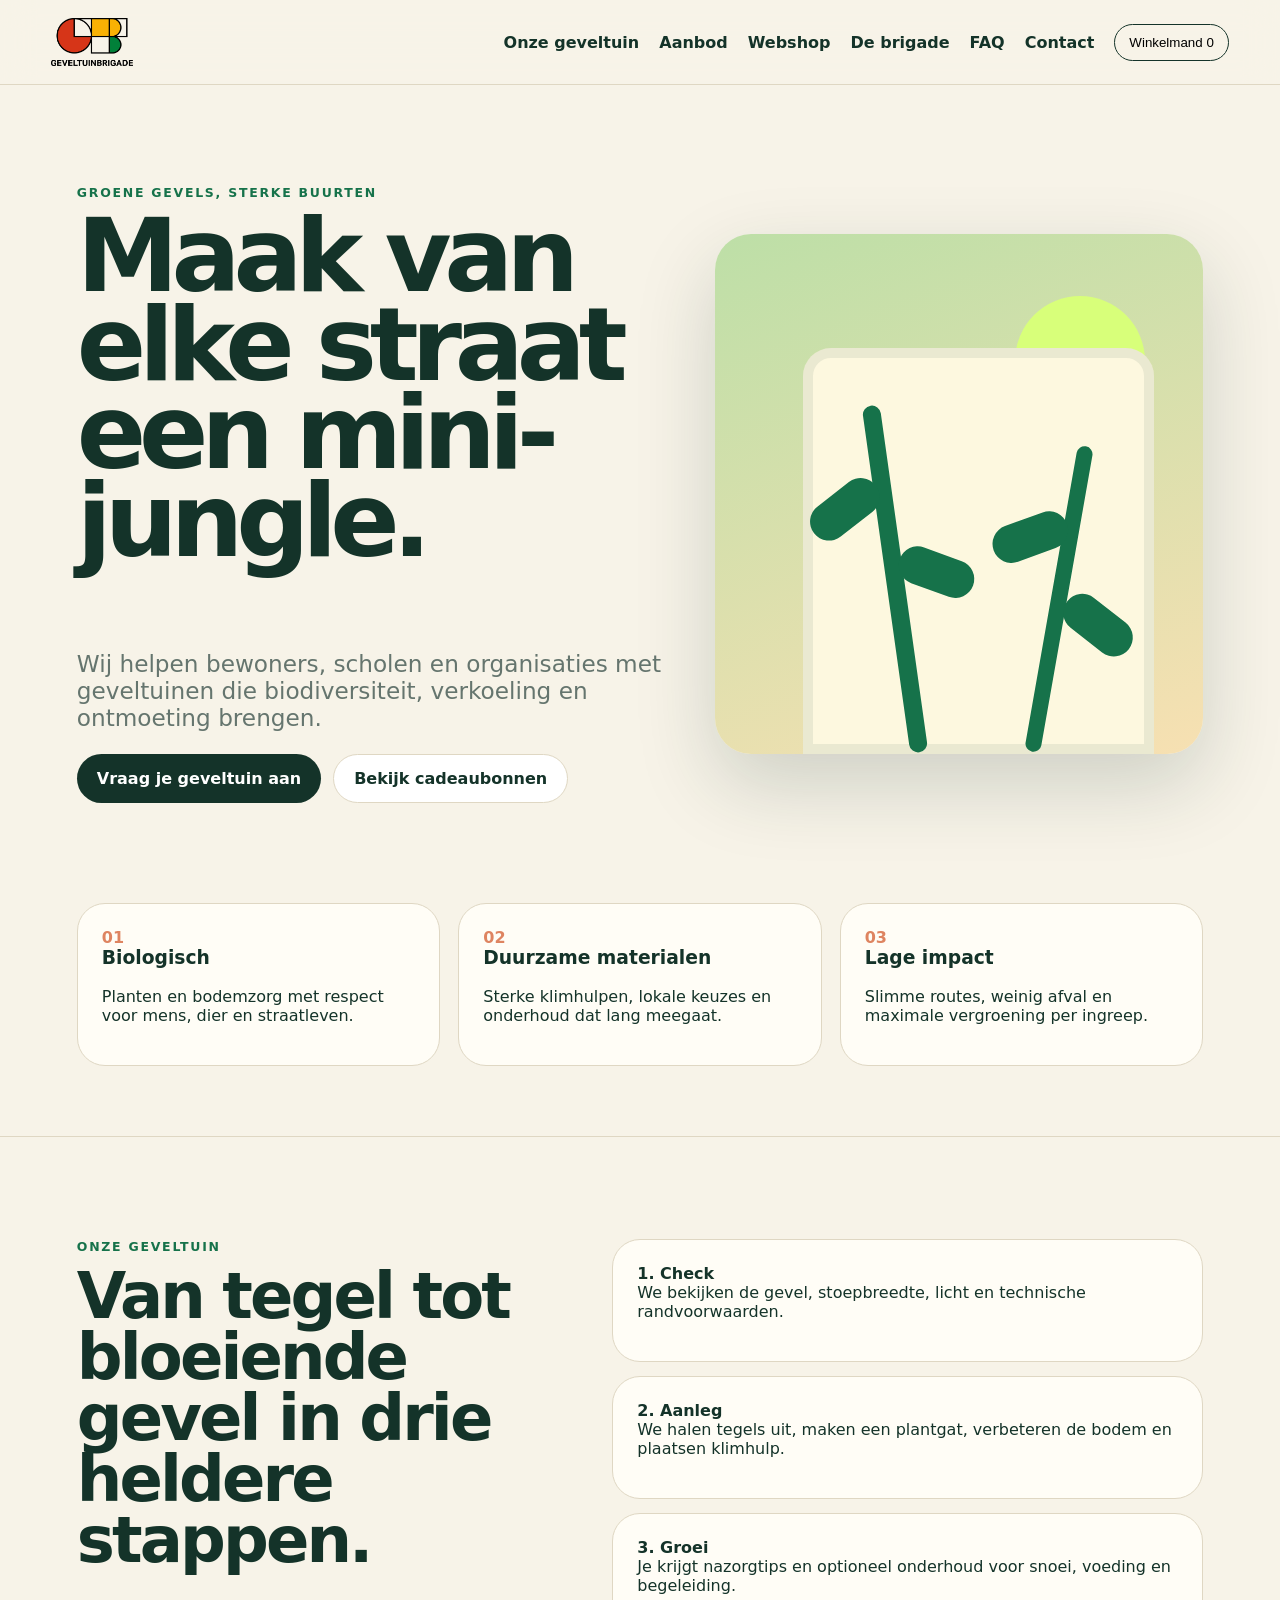
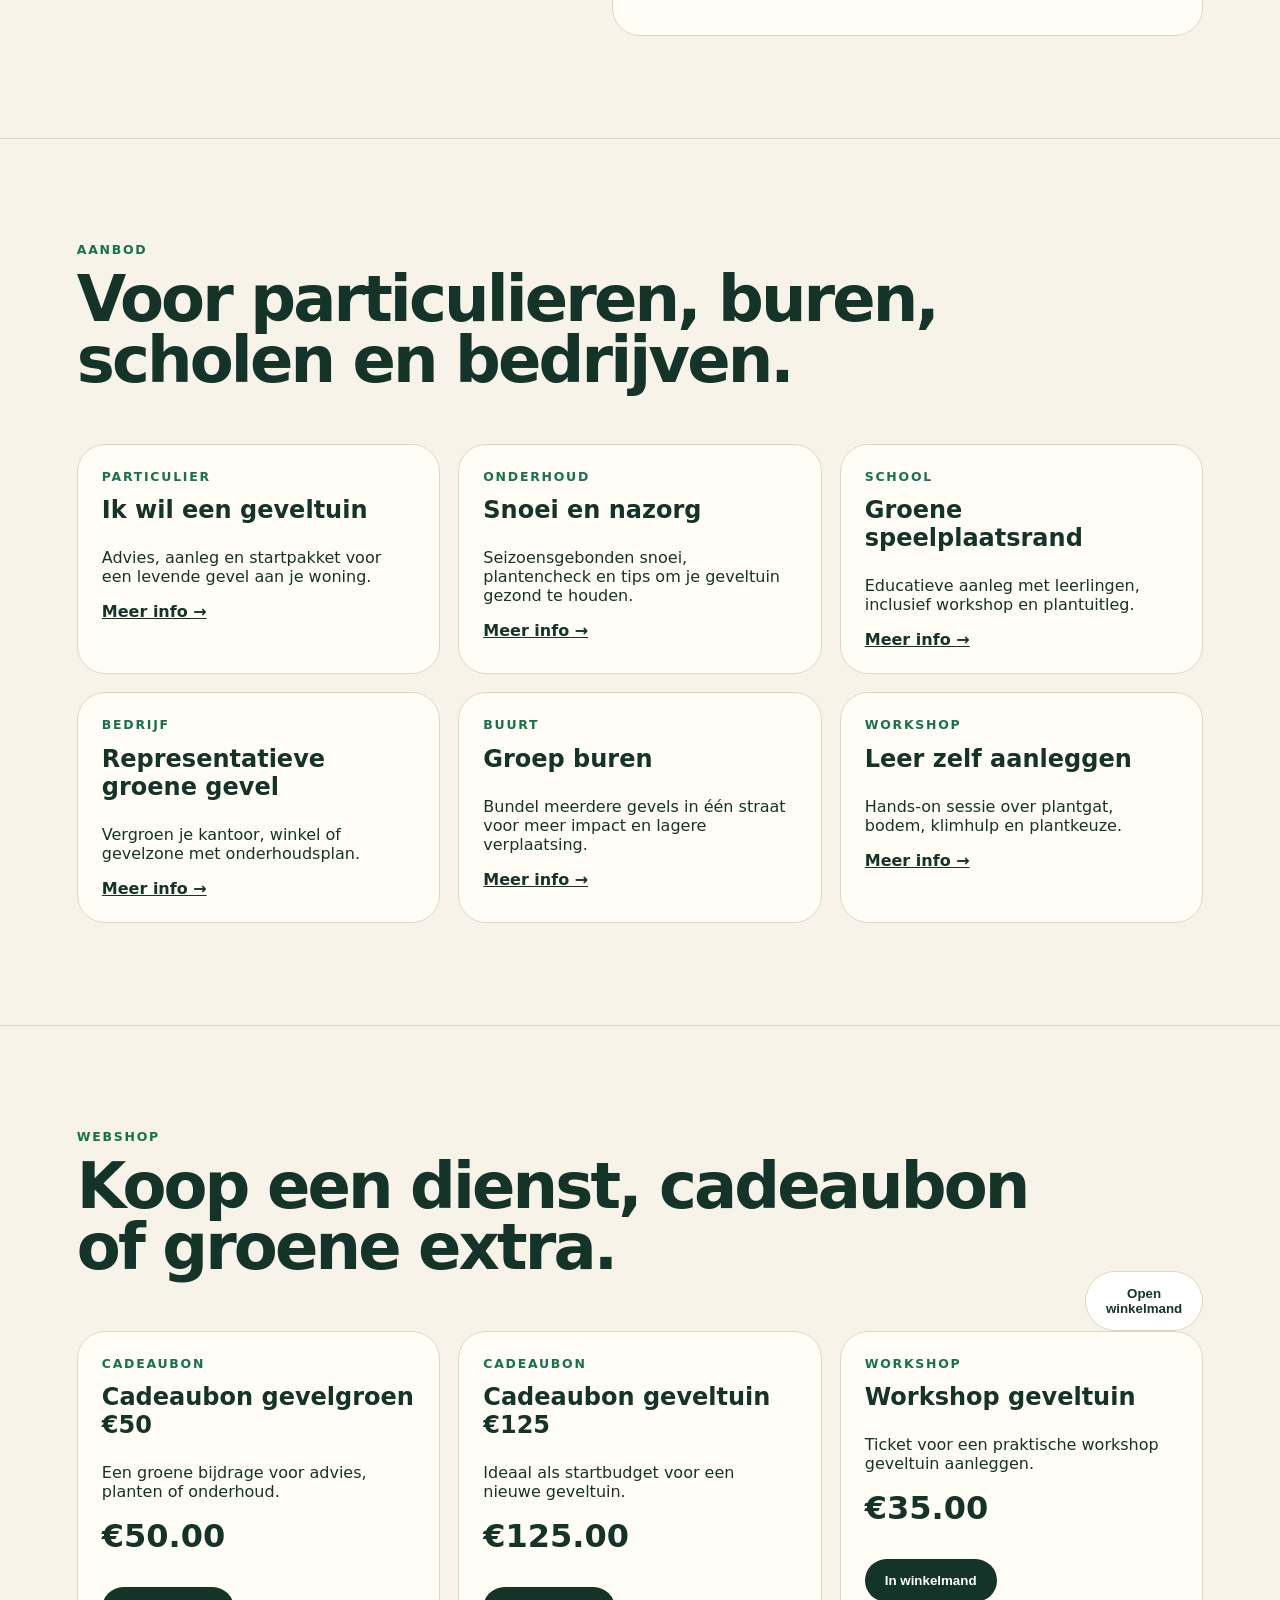
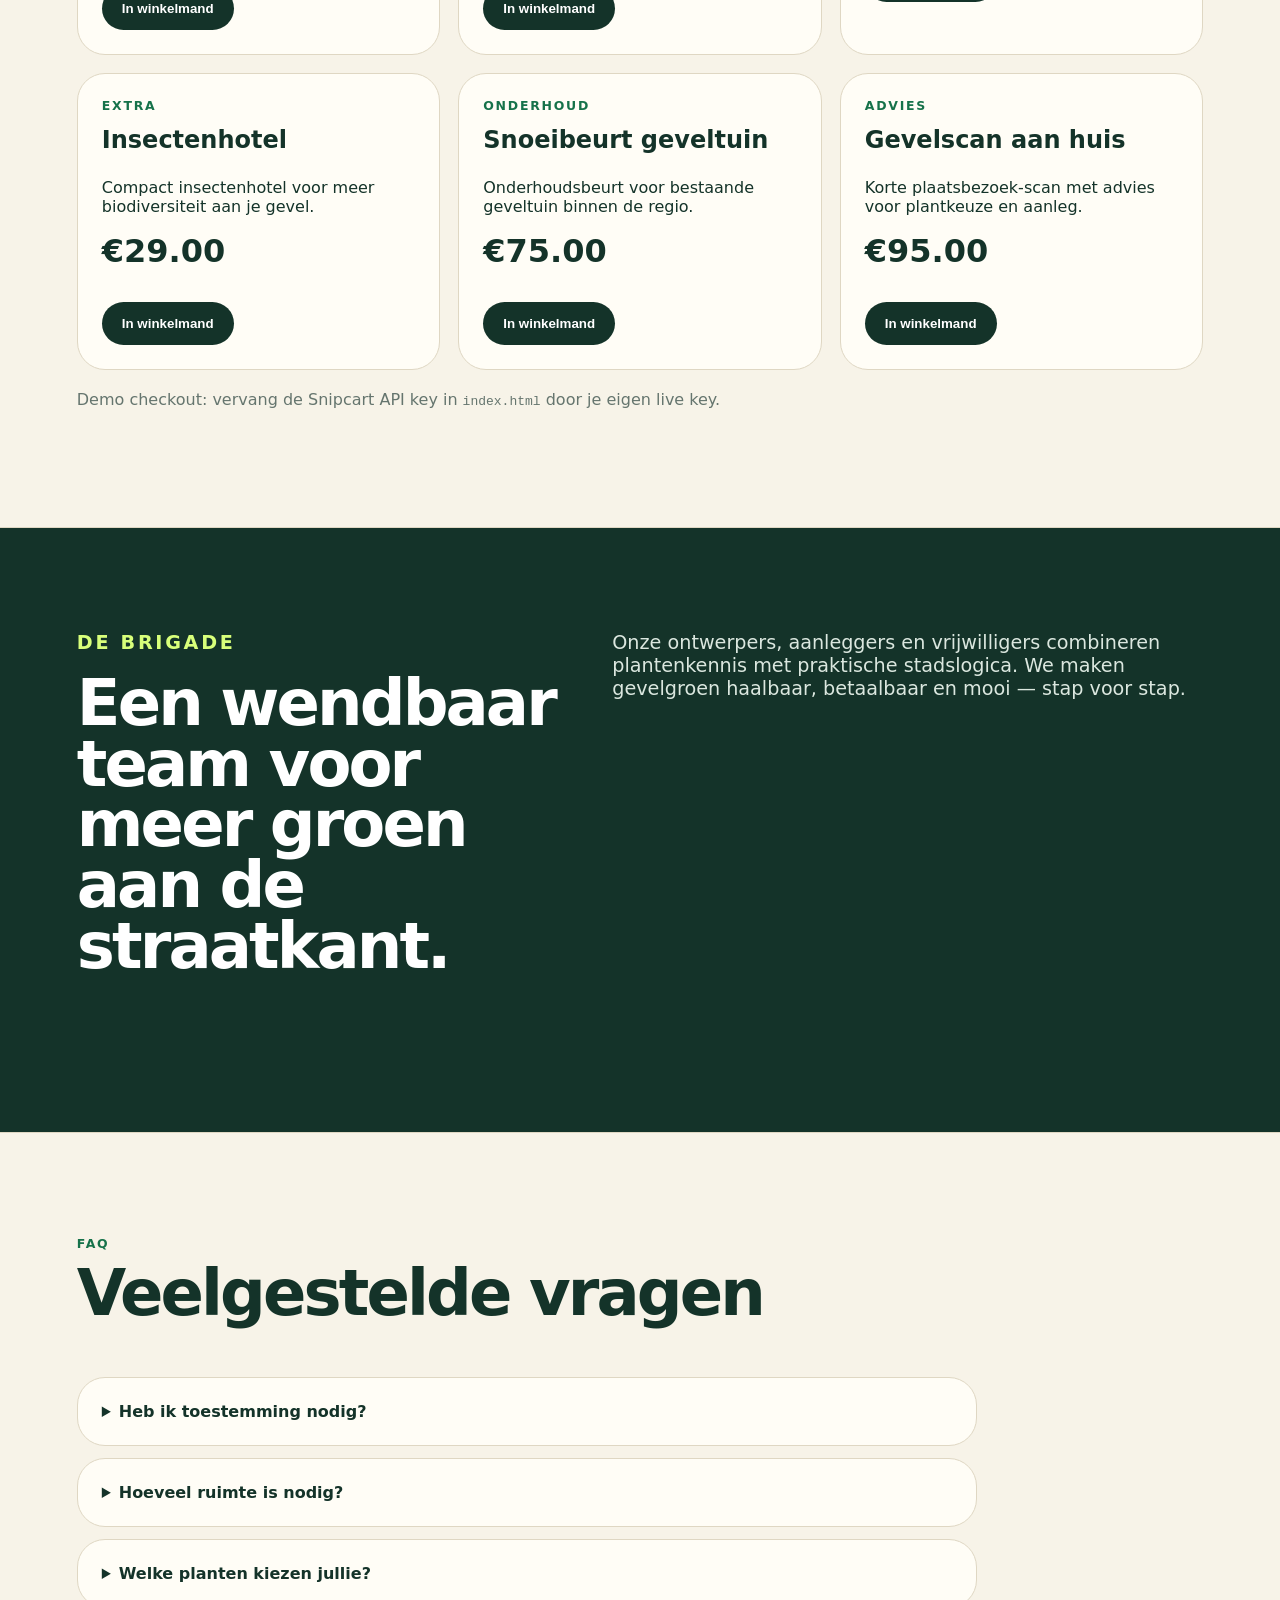
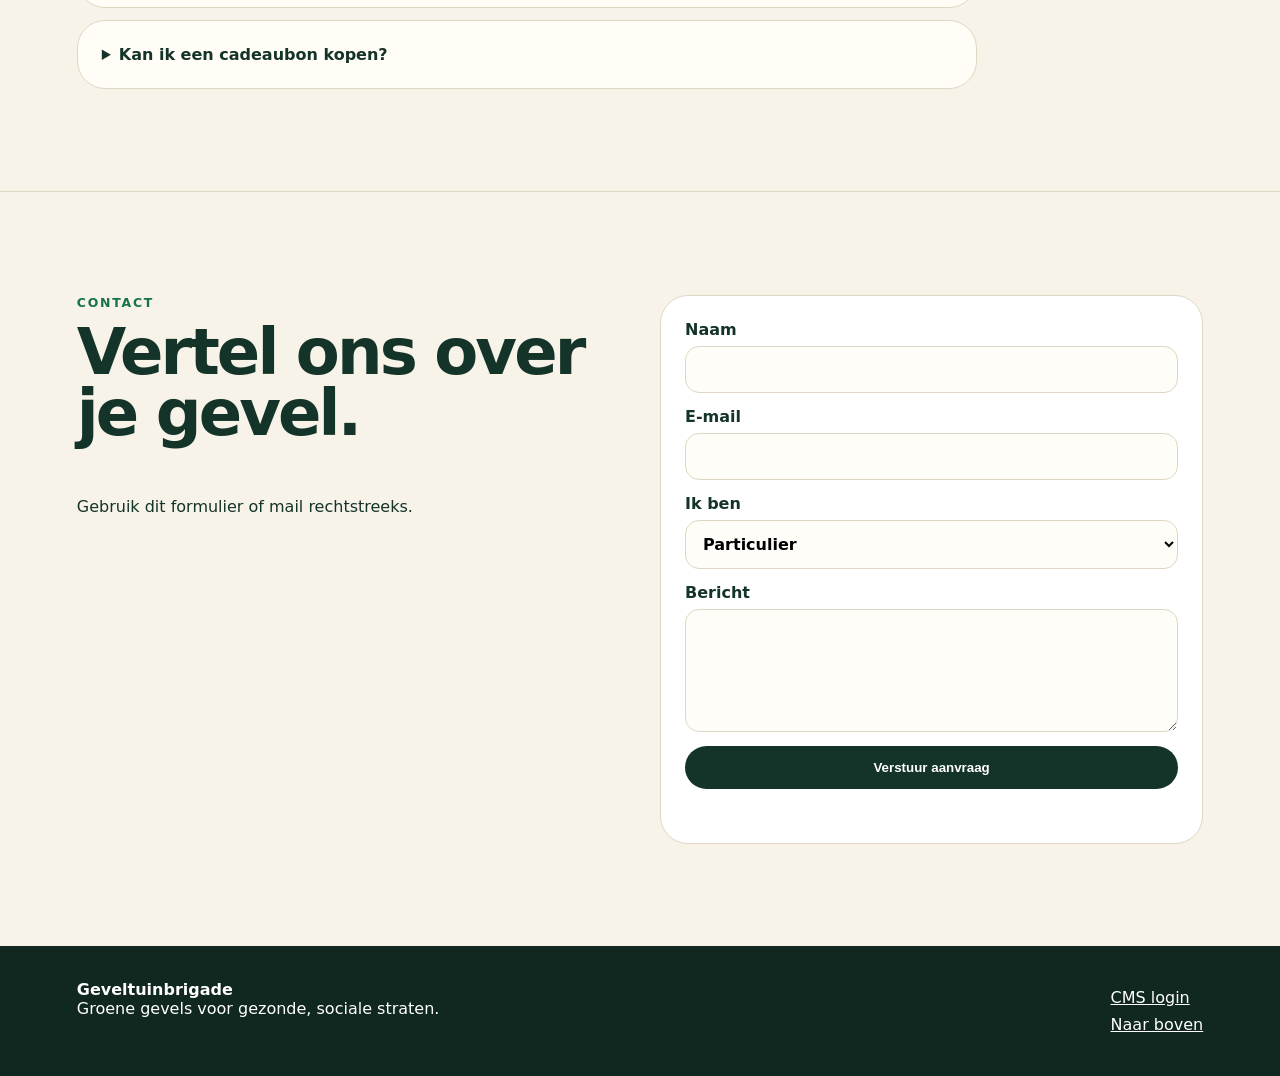
<file: index.html>
<!doctype html>
<html lang="nl">
<head>
  <meta charset="utf-8">
  <meta name="viewport" content="width=device-width, initial-scale=1">
  <title>Geveltuinbrigade — groene gevels voor levendige straten</title>
  <meta name="description" content="Een moderne, snelle website voor geveltuinen, workshops, onderhoud en cadeaubonnen.">
  <link rel="preconnect" href="https://cdn.snipcart.com">
  <link rel="stylesheet" href="assets/styles.css">
</head>
<body>
  <header class="site-header" id="top">
    <div class="container">
    <a href="/" class="logo">
      <img src="assets/images/logo-geveltuinbrigade.png" alt="Geveltuinbrigade logo" />
    </a>
  </div>
    <button class="nav-toggle" aria-expanded="false" aria-controls="nav">Menu</button>
    <nav id="nav" class="nav">
      <a href="#werkwijze">Onze geveltuin</a>
      <a href="#aanbod">Aanbod</a>
      <a href="#winkel">Webshop</a>
      <a href="#brigade">De brigade</a>
      <a href="#faq">FAQ</a>
      <a href="#contact">Contact</a>
      <button class="snipcart-checkout cart-button">Winkelmand <span class="snipcart-items-count">0</span></button>
    </nav>
  </header>

  <main>
    <section class="hero">
      <div class="hero-copy">
        <p class="eyebrow" data-site="eyebrow">Groene gevels, sterke buurten</p>
        <h1 data-site="hero_title">Maak van elke straat een mini-jungle.</h1>
        <p class="lead" data-site="hero_text">Wij helpen bewoners, scholen en organisaties met geveltuinen die biodiversiteit, verkoeling en ontmoeting brengen.</p>
        <div class="actions">
          <a class="btn primary" href="#contact">Vraag je geveltuin aan</a>
          <a class="btn secondary" href="#winkel">Bekijk cadeaubonnen</a>
        </div>
      </div>
      <div class="hero-card" aria-label="Geveltuin illustratie">
        <div class="sun"></div><div class="facade"></div><div class="plant plant-a"></div><div class="plant plant-b"></div>
      </div>
    </section>

    <section class="trust-grid" aria-label="Kernwaarden">
      <article><span>01</span><h3>Biologisch</h3><p>Planten en bodemzorg met respect voor mens, dier en straatleven.</p></article>
      <article><span>02</span><h3>Duurzame materialen</h3><p>Sterke klimhulpen, lokale keuzes en onderhoud dat lang meegaat.</p></article>
      <article><span>03</span><h3>Lage impact</h3><p>Slimme routes, weinig afval en maximale vergroening per ingreep.</p></article>
    </section>

    <section class="section split" id="werkwijze">
      <div>
        <p class="eyebrow">Onze geveltuin</p>
        <h2>Van tegel tot bloeiende gevel in drie heldere stappen.</h2>
      </div>
      <div class="steps">
        <div><b>1. Check</b><p>We bekijken de gevel, stoepbreedte, licht en technische randvoorwaarden.</p></div>
        <div><b>2. Aanleg</b><p>We halen tegels uit, maken een plantgat, verbeteren de bodem en plaatsen klimhulp.</p></div>
        <div><b>3. Groei</b><p>Je krijgt nazorgtips en optioneel onderhoud voor snoei, voeding en begeleiding.</p></div>
      </div>
    </section>

    <section class="section" id="aanbod">
      <p class="eyebrow">Aanbod</p>
      <h2>Voor particulieren, buren, scholen en bedrijven.</h2>
      <div class="cards" id="offers"></div>
    </section>

    <section class="section shop" id="winkel">
      <div class="section-head">
        <div>
          <p class="eyebrow">Webshop</p>
          <h2>Koop een dienst, cadeaubon of groene extra.</h2>
        </div>
        <button class="snipcart-checkout btn secondary">Open winkelmand</button>
      </div>
      <div class="products" id="products"></div>
      <p class="small-note">Demo checkout: vervang de Snipcart API key in <code>index.html</code> door je eigen live key.</p>
    </section>

    <section class="section split dark" id="brigade">
      <div>
        <p class="eyebrow">De brigade</p>
        <h2 data-site="brigade_title">Een wendbaar team voor meer groen aan de straatkant.</h2>
      </div>
      <p data-site="brigade_text">Onze ontwerpers, aanleggers en vrijwilligers combineren plantenkennis met praktische stadslogica. We maken gevelgroen haalbaar, betaalbaar en mooi — stap voor stap.</p>
    </section>

    <section class="section" id="faq">
      <p class="eyebrow">FAQ</p>
      <h2>Veelgestelde vragen</h2>
      <div class="faq" id="faqs"></div>
    </section>

    <section class="section contact" id="contact">
      <div>
        <p class="eyebrow">Contact</p>
        <h2>Vertel ons over je gevel.</h2>
        <p>Gebruik dit formulier of mail rechtstreeks.</p>
      </div>
      <form id="contact-form">
        <label>Naam <input name="name" required></label>
        <label>E-mail <input type="email" name="email" required></label>
        <label>Ik ben <select name="type"><option>Particulier</option><option>School</option><option>Bedrijf</option><option>Buurtgroep</option></select></label>
        <label>Bericht <textarea name="message" rows="5" required></textarea></label>
        <button class="btn primary" type="submit">Verstuur aanvraag</button>
        <p class="form-status" role="status"></p>
      </form>
    </section>
  </main>

  <footer class="footer">
    <div><b>Geveltuinbrigade</b><p>Groene gevels voor gezonde, sociale straten.</p></div>
    <div><a href="/admin/">CMS login</a><a href="#top">Naar boven</a></div>
  </footer>

  <script src="assets/app.js"></script>
  <script async src="https://cdn.snipcart.com/themes/v3.6.0/default/snipcart.js"></script>
  <div hidden id="snipcart" data-api-key="YOUR_SNIPCART_PUBLIC_API_KEY" data-config-modal-style="side"></div>
</body>
</html>
</file>
<file: assets/styles.css>
:root{--bg:#f7f3e8;--ink:#143329;--muted:#65756e;--green:#16724a;--lime:#d8ff7a;--clay:#de8460;--card:#fffdf6;--line:#dfd7c3}*{box-sizing:border-box}html{scroll-behavior:smooth}body{margin:0;font-family:Inter,ui-sans-serif,system-ui,-apple-system,Segoe UI,sans-serif;background:var(--bg);color:var(--ink)}a{color:inherit}.site-header{position:sticky;top:0;z-index:10;display:flex;justify-content:space-between;align-items:center;padding:18px clamp(18px,4vw,56px);background:rgba(247,243,232,.88);backdrop-filter:blur(18px);border-bottom:1px solid var(--line)}.brand{display:flex;align-items:center;gap:10px;text-decoration:none;font-weight:800}.brand-mark{display:grid;place-items:center;width:36px;height:36px;border-radius:50%;background:var(--lime);color:var(--green)}.nav{display:flex;align-items:center;gap:20px}.nav a{text-decoration:none;font-weight:650}.cart-button,.nav-toggle{border:1px solid var(--ink);background:transparent;border-radius:999px;padding:10px 14px}.nav-toggle{display:none}.hero{min-height:78vh;display:grid;grid-template-columns:1.1fr .9fr;gap:42px;align-items:center;padding:clamp(42px,8vw,100px) clamp(18px,6vw,86px)}.eyebrow{text-transform:uppercase;letter-spacing:.14em;color:var(--green);font-weight:800;font-size:.78rem}h1,h2,h3,p{margin-top:0}h1{font-size:clamp(3rem,8vw,7rem);line-height:.86;letter-spacing:-.07em}h2{font-size:clamp(2rem,5vw,4.2rem);line-height:.95;letter-spacing:-.045em}.lead{font-size:clamp(1.15rem,2vw,1.45rem);max-width:60ch;color:var(--muted)}.actions{display:flex;gap:12px;flex-wrap:wrap}.btn{display:inline-flex;align-items:center;justify-content:center;border-radius:999px;padding:14px 20px;text-decoration:none;font-weight:800;border:0;cursor:pointer}.primary{background:var(--ink);color:#fff}.secondary{background:#fff;border:1px solid var(--line);color:var(--ink)}.hero-card{min-height:520px;position:relative;border-radius:36px;background:linear-gradient(160deg,#bddfa7,#f7e0b2);overflow:hidden;box-shadow:0 30px 80px rgba(20,51,41,.18)}.sun{position:absolute;width:130px;height:130px;border-radius:50%;background:var(--lime);right:12%;top:12%}.facade{position:absolute;inset:auto 10% 0 18%;height:78%;background:#fdf8df;border-radius:28px 28px 0 0;box-shadow:inset 0 0 0 10px rgba(20,51,41,.08)}.plant,.plant:before,.plant:after{position:absolute;border-radius:999px;background:var(--green)}.plant-a{width:18px;height:350px;bottom:0;left:35%;transform:rotate(-8deg)}.plant-b{width:16px;height:310px;bottom:0;right:28%;transform:rotate(10deg)}.plant:before,.plant:after{content:"";width:78px;height:38px}.plant:before{left:-70px;top:80px;transform:rotate(-30deg)}.plant:after{left:12px;top:155px;transform:rotate(28deg)}.trust-grid,.cards,.products{display:grid;grid-template-columns:repeat(3,1fr);gap:18px}.trust-grid{padding:0 clamp(18px,6vw,86px) 70px}.trust-grid article,.card,.product,.steps div,.faq details{background:var(--card);border:1px solid var(--line);border-radius:28px;padding:24px}.trust-grid span{color:var(--clay);font-weight:900}.section{padding:clamp(60px,8vw,110px) clamp(18px,6vw,86px);border-top:1px solid var(--line)}.split{display:grid;grid-template-columns:.9fr 1.1fr;gap:52px}.steps{display:grid;gap:14px}.card h3,.product h3{font-size:1.5rem}.card a{font-weight:800}.section-head{display:flex;justify-content:space-between;gap:20px;align-items:end}.product .price{font-size:2rem;font-weight:900}.small-note{color:var(--muted);margin-top:20px}.dark{background:var(--ink);color:#fff}.dark .eyebrow{color:var(--lime)}.dark p{color:#dbe7df;font-size:1.2rem}.faq{display:grid;gap:12px;max-width:900px}.faq summary{cursor:pointer;font-weight:850}.contact{display:grid;grid-template-columns:1fr 1fr;gap:40px}.contact form{display:grid;gap:14px;background:#fff;border-radius:28px;padding:24px;border:1px solid var(--line)}label{display:grid;gap:7px;font-weight:750}input,select,textarea{font:inherit;padding:13px;border:1px solid var(--line);border-radius:14px;background:#fffdf8}.footer{display:flex;justify-content:space-between;padding:34px clamp(18px,6vw,86px);background:#102820;color:#fff}.footer a{display:block;margin:8px 0}@media(max-width:850px){.nav{display:none;position:absolute;left:18px;right:18px;top:72px;background:#fff;border:1px solid var(--line);padding:20px;border-radius:24px;flex-direction:column;align-items:flex-start}.nav.open{display:flex}.nav-toggle{display:block}.hero,.split,.contact{grid-template-columns:1fr}.trust-grid,.cards,.products{grid-template-columns:1fr}.hero-card{min-height:360px}h1{font-size:4rem}.section-head{align-items:start;flex-direction:column}}
.logo img {
  height: 48px;
  width: auto;
  display: block;
}
</file>
